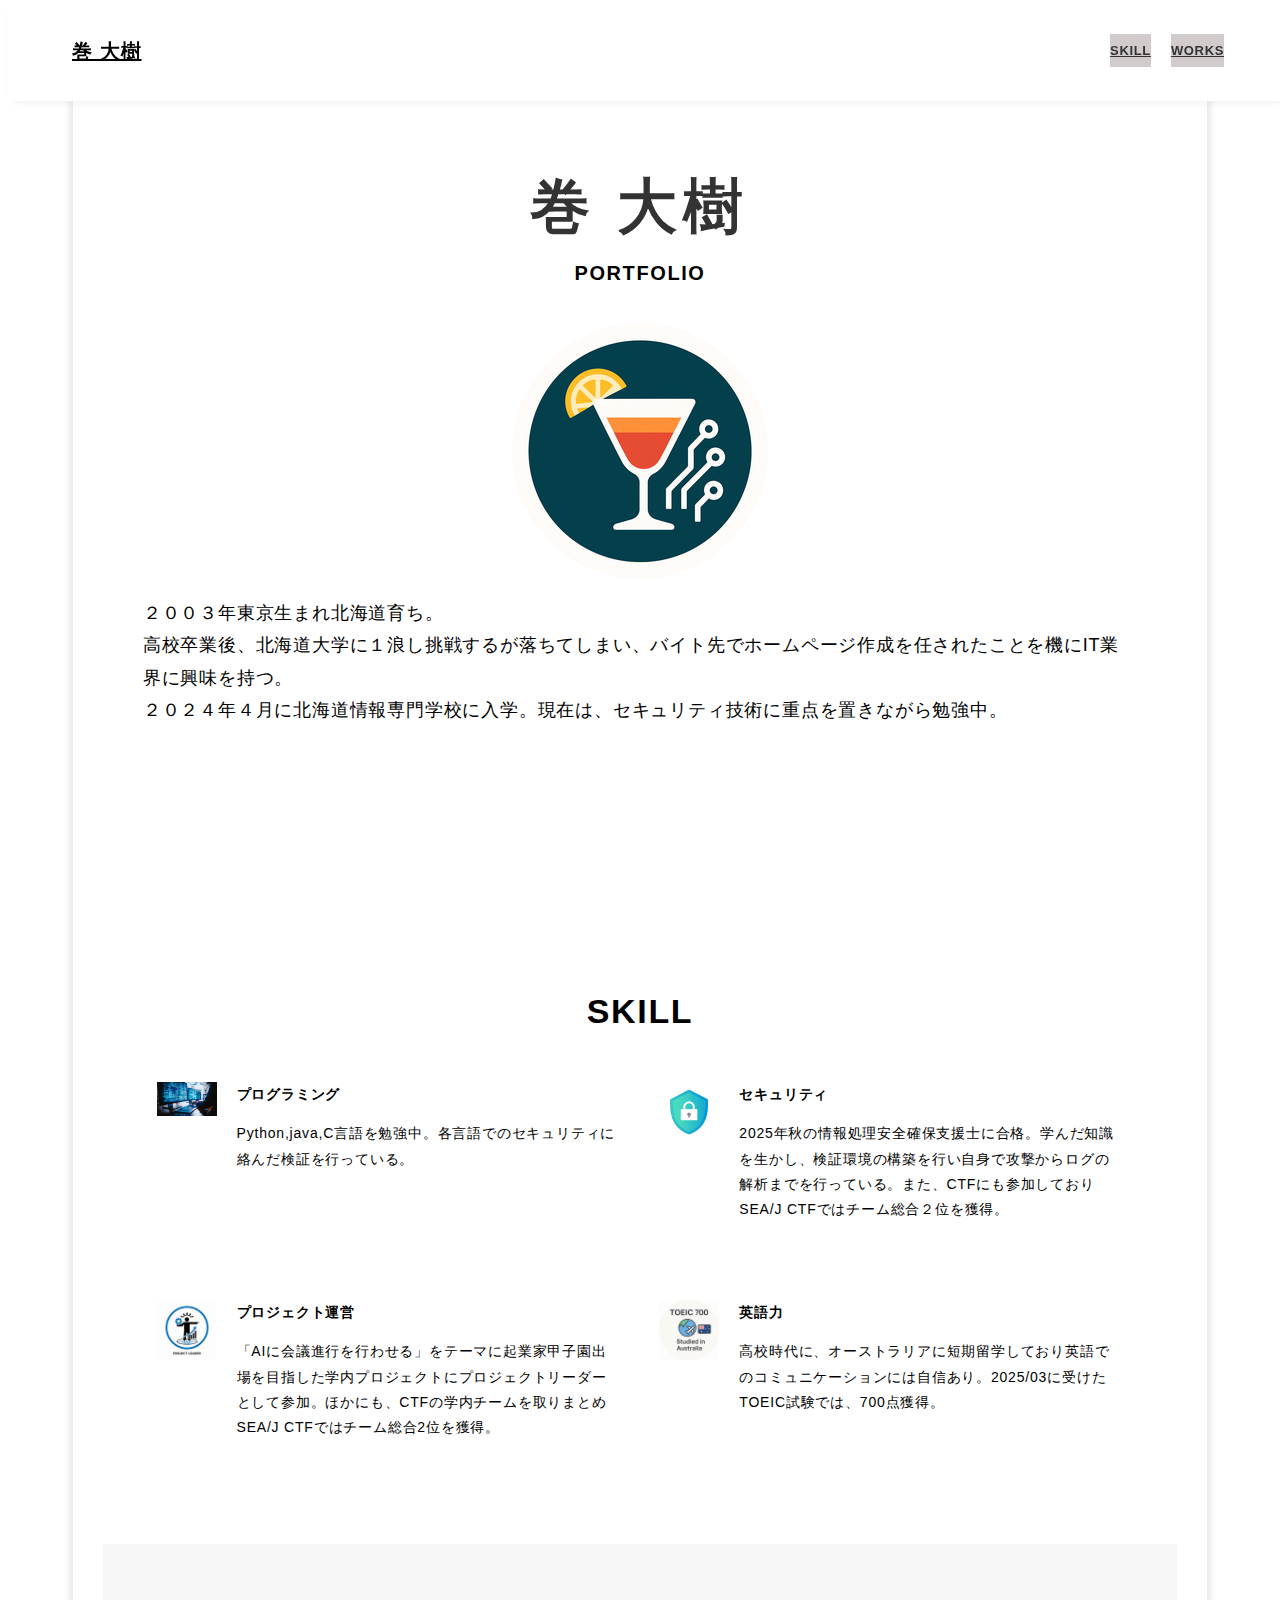
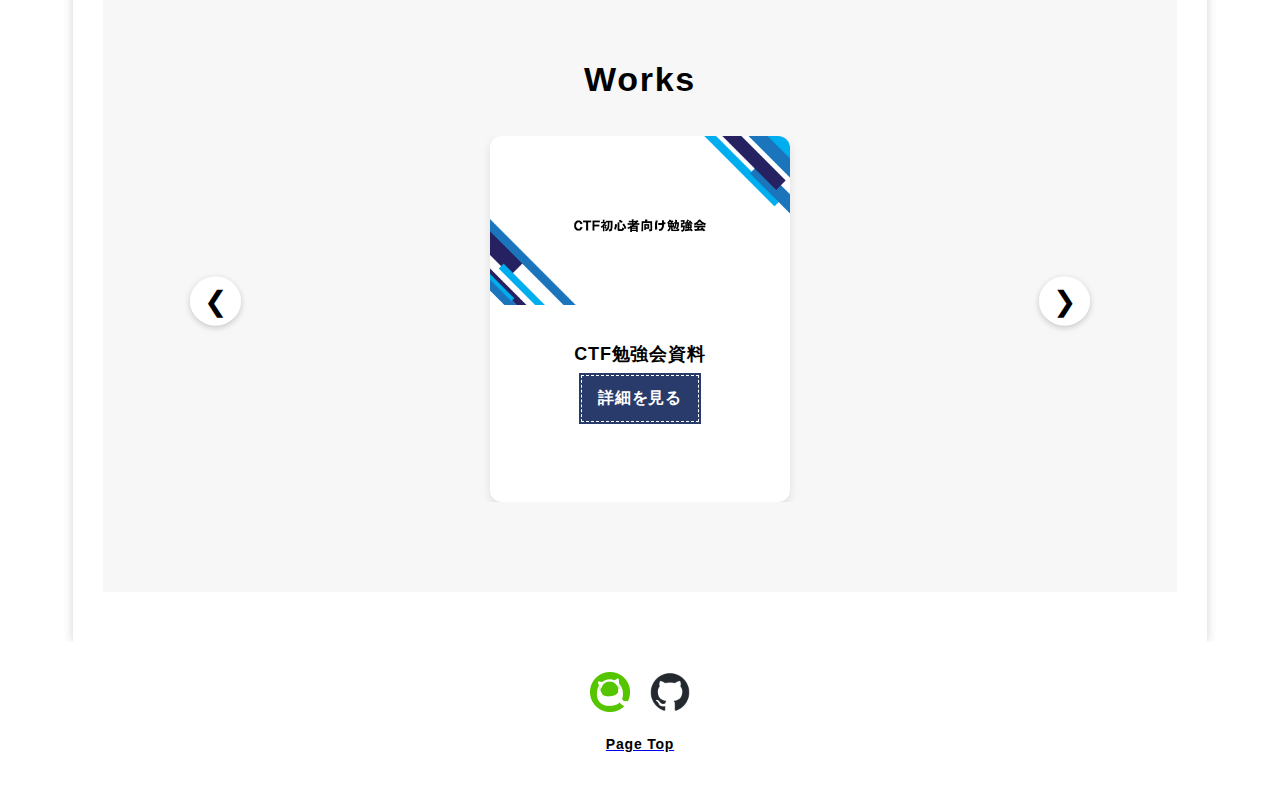
<file: index.html>
<!DOCTYPE html>
<html>
  <head>
    <meta charset="utf-8" />
    <meta name="viewport" content="width=device-width,initial-scale=1.0, user-scalable=no" />
    <title>PORTFOLIO</title>
    <link href="css/style.css" media="all" rel="stylesheet" type="text/css" />
    <link rel="shortcut icon" href="img/fabicon.png" />
  </head>

  <body>
    <div class="wrapper">
      <!-- header -->
      <header class="header">
        <div class="inner">
          <h1 class="header-logo">
            <a href=".">巻 大樹</a>
          </h1>
          <nav class="header-nav">
            <ul class="header-nav-list">
              <li class="header-nav-item"><a href="#skill">SKILL</a></li>
              <li class="header-nav-item"><a href="#works">WORKS</a></li>
            </ul>
          </nav>
        </div>
      </header>
      <!-- /header -->
      <main class="content">
        <!-- main-visual -->
        <div class="main-visual">
          <div class="main-visual-inner">
            <p class="main-visual-title">巻 大樹</p>
            <p class="main-visual-subtitle">PORTFOLIO</p>
            <div class="main-visual-profile">
              <p class="main-visual-img">
                <img src="img/small_icon.png" alt="自画像" />
              </p>
              <p class="main-visual-text">
                ２００３年東京生まれ北海道育ち。<br />
                高校卒業後、北海道大学に１浪し挑戦するが落ちてしまい、バイト先でホームページ作成を任されたことを機にIT業界に興味を持つ。<br />
                ２０２４年４月に北海道情報専門学校に入学。現在は、セキュリティ技術に重点を置きながら勉強中。<br />
              </p>
            </div>
          </div>
        </div>
        <!-- /main-visual -->
        <!-- skill -->
        <section class="skill section" id="skill">
          <div class="inner">
            <h2 class="title">SKILL</h2>
            <div class="skill-list">
              <div class="skill-item">
                <p class="skill-img">
                  <img src="img/programing.jpeg" alt="" />
                </p>
                <div class="skill-body">
                  <h3 class="skill-name">プログラミング</h3>
                  <p class="skill-text">
                    Python,java,C言語を勉強中。各言語でのセキュリティに絡んだ検証を行っている。
                  </p>
                </div>
              </div>
              <div class="skill-item">
                <p class="skill-img">
                  <img src="img/security.png" alt="" />
                </p>
                <div class="skill-body">
                  <h3 class="skill-name">セキュリティ</h3>
                  <p class="skill-text">
                    2025年秋の情報処理安全確保支援士に合格。学んだ知識を生かし、検証環境の構築を行い自身で攻撃からログの解析までを行っている。また、CTFにも参加しておりSEA/J CTFではチーム総合２位を獲得。
                  </p>
                </div>
              </div>
              <div class="skill-item">
                <p class="skill-img">
                  <img src="img/project_leader.png" alt="" />
                </p>
                <div class="skill-body">
                  <h3 class="skill-name">プロジェクト運営</h3>
                  <p class="skill-text">
                    「AIに会議進行を行わせる」をテーマに起業家甲子園出場を目指した学内プロジェクトにプロジェクトリーダーとして参加。ほかにも、CTFの学内チームを取りまとめSEA/J CTFではチーム総合2位を獲得。
                  </p>
                </div>
              </div>
              <div class="skill-item">
                <p class="skill-img">
                  <img src="img/english_skill.png" alt="" />
                </p>
                <div class="skill-body">
                  <h3 class="skill-name">英語力</h3>
                  <p class="skill-text">
                    高校時代に、オーストラリアに短期留学しており英語でのコミュニケーションには自信あり。2025/03に受けたTOEIC試験では、700点獲得。
                  </p>
                </div>
              </div>
            </div>
          </div>
        </section>
        <!-- /skill -->
        <!-- works -->
        <section class="section" id="works">
          <div class="inner">
            <h2 class="title">Works</h2>

            <div class="carousel">

              <button class="carousel-arrow prev">&#10094;</button>

              <div class="carousel-window">
                <ul class="carousel-track">

                  <!-- 作品１ -->
                  <li class="carousel-slide">
                    <div class="work-card">
                      <a href="https://www.canva.com/design/DAGsFTGHHQo/HUigeBtJUM9SmF9x6SaonQ/view?utm_content=DAGsFTGHHQo&utm_campaign=designshare&utm_medium=link2&utm_source=uniquelinks&utlId=hdfaf53e5bf" target="_blank">
                        <img src="img/CTF_Beginners.png" alt="CTF勉強会資料">
                      </a>
                      <div class="work-body">
                        <h3 class="work-title">CTF勉強会資料</h3>
                        <a href="https://www.canva.com/design/DAGsFTGHHQo/HUigeBtJUM9SmF9x6SaonQ/view?utm_content=DAGsFTGHHQo&utm_campaign=designshare&utm_medium=link2&utm_source=uniquelinks&utlId=hdfaf53e5bf" target="_blank" class="btn-denim">詳細を見る</a>
                      </div>
                    </div>
                  </li>
                  <!-- 作品２ -->
                  <li class="carousel-slide">
                    <div class="work-card">
                      <a href="https://www.canva.com/design/DAGwOAjdfCY/tivDQkr5YYz_vc-IeM0ZjQ/edit?utm_content=DAGwOAjdfCY&utm_campaign=designshare&utm_medium=link2&utm_source=sharebutton" target="_blank">
                        <img src="img/Naia.png" alt="プレゼン資料">
                      </a>
                      <div class="work-body">
                        <h3 class="work-title">起業家甲子園</h3>
                        <a href="https://www.canva.com/design/DAGwOAjdfCY/tivDQkr5YYz_vc-IeM0ZjQ/edit?utm_content=DAGwOAjdfCY&utm_campaign=designshare&utm_medium=link2&utm_source=sharebutton" target="_blank" class="btn-denim">詳細を見る</a>
                      </div>
                    </div>
                  </li>
                  <!-- 作品３ -->
                  <li class="carousel-slide">
                    <div class="work-card">
                      <a href="https://qiita.com/Macky184/items/871dc397bb31c3005328" target="_blank">
                        <img src="img/qiita_aslr.png" alt="Qiita_">
                      </a>
                      <div class="work-body">
                        <h3 class="work-title">メモリ保護技術ASLR/PIE/Canaryを手を動かしながら学ぶ</h3>
                        <a href="https://qiita.com/Macky184/items/871dc397bb31c3005328" target="_blank" class="btn-denim">見る</a>
                      </div>
                    </div>
                  </li>
                  <!-- 作品４ -->
                  <li class="carousel-slide">
                    <div class="work-card">
                      <a href="https://qiita.com/Macky184/items/96475739f4a0d732a75c" target="_blank">
                        <img src="img/qiita_zap.png" alt="Qiita_">
                      </a>
                      <div class="work-body">
                        <h3 class="work-title">OWASP ZAPの使い方まとめ：プロキシ設定から動的スキャン実行まで</h3>
                        <a href="https://qiita.com/Macky184/items/96475739f4a0d732a75c" target="_blank" class="btn-denim">見る</a>
                      </div>
                    </div>
                  </li>
                </ul>
              </div>
              <button class="carousel-arrow next">&#10095;</button>
            </div>
          </div>
        </section>
      </main>
      <!-- footer -->
      <footer class="footer">
        <div class="social-links">
          <a href="https://qiita.com/Macky184" target="_blank" rel="noopener">
            <img src="img/qiita-icon.png" class="icon">
          </a>

          <a href="https://github.com/Macky184" target="_blank" rel="noopener">
            <img src="img/github-icon.png" class="icon">
          </a>
        </div>
        <div class="page-top">
          <a href="#" class="page-top">
            <span class="material-icons-outlined">Page Top</span>
          </a>
        </div>
      </footer>
      <!-- /footer -->
    </div>
    <script src="./javascript/carousel.js"></script>
  </body>
</html>
</file>
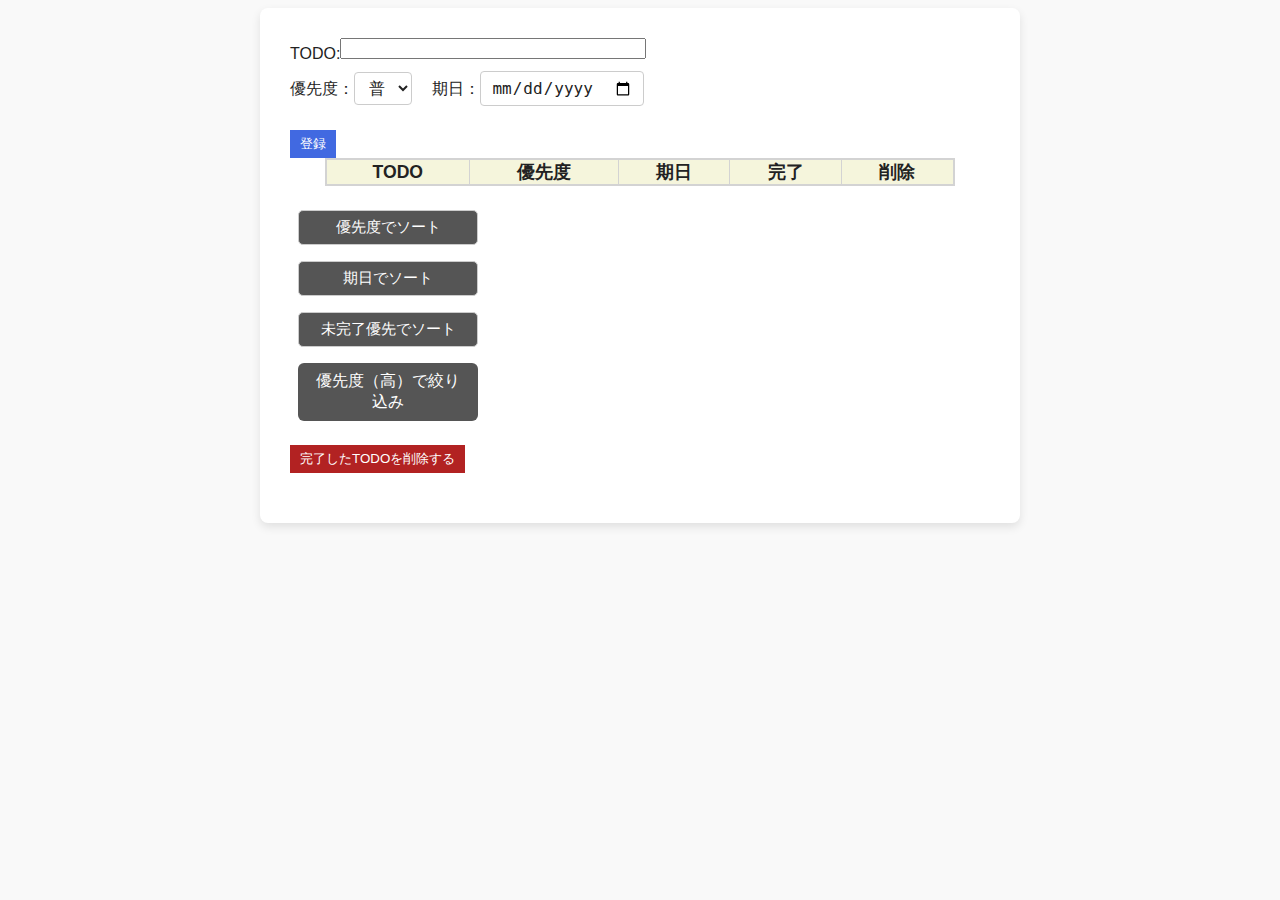
<file: todoList.html>
<!DOCTYPE html>
<html lang="ja">
<head>
  <meta charset="UTF-8">
  <meta name="viewport" content="width=device-width, initial-scale=1.0">
  <title>todo</title>
  <link href="css/test.css" media="all" rel="stylesheet" type="text/css" />
  <link rel="shortcut icon" href="img/fabicon.png" />
</head>
<body>
  <main>
    <div id="input">
      <label for="todo">TODO:<textarea id="todo" maxlength="40" rows="2" cols="30"></textarea></label><br>
      優先度：<select>
        <option>低</option>
        <option selected>普</option>
        <option>高</option>
      </select>
      期日：<input type="date"><br>
      <button id="submit">登録</button>
    </div>

    <table>
      <tr>
        <th id="todolabel">TODO</th>
        <th id="priority">優先度</th>
        <th id="datelabel">期日</th>
        <th>完了</th>
        <th>削除</th>
      </tr>
    </table>
    <div id = "sort">
      <button id="sort-priority" class="sort-button">優先度でソート</button><br>
      <button id="sort-deadline" class="sort-button">期日でソート</button><br>
      <button id="sort-status" class="sort-button">未完了優先でソート</button>
    </div>
  </main>
</body>
<script src="javascript/text.js"></script>
</html>
</file>
<file: css/style.css>
body {
  font-family: 'Montserrat', 'Helvetica Neue', Arial, 'Hiragino Kaku Gothic ProN', 'Hiragino Sans',
    Meiryo, sans-serif;
  font-size: 14px;
  line-height: 1.8;
  letter-spacing: 0.8px;
  color: #000;

}

img {
  max-width: 100%;
  height: auto;
  vertical-align: bottom;
  border-style: none;
}

/*--------------------------------
レイアウト
---------------------------------*/
.wrapper {
  padding-top: 73px;
}

.section {
  padding: 90px 0;
}

.section:nth-of-type(even) {
  background-color: #f7f7f7;
}

.inner {
  max-width: 90%;
  margin: 0 auto;
  padding: 0 40px;
}

/*--------------------------------
見出し
---------------------------------*/
.title {
  font-size: 34px;
  font-weight: bold;
  line-height: 1;
  margin-bottom: 40px;
  text-align: center;
  letter-spacing: 0.05em;
  color: #000;
}

/*--------------------------------
ヘッダー
---------------------------------*/
.header {
  position: fixed;
  top: 0;
  z-index: 1;
  width: 100%;
  background-color: #fff;
  box-shadow: 0 5px 10px -6px rgba(0, 0, 0, 0.1);
}

.header .inner {
  display: flex;
  align-items: center;
  justify-content: space-between;
  padding: 20px 40px;
}

.header-logo {
  font-size: 20px;
  font-weight: bold;
  line-height: 1.2;
  margin-right: 20px;
  letter-spacing: 0.05em;
}

.header-logo a {
  color: #000000;
}

.header-nav {
  display: flex;
  align-items: center;
}

.header-nav-list {
  display: flex;
  justify-content: space-between;
  list-style: none;
}

.header-nav-item:not(:last-child) {
  margin-right: 20px;
}

.header-nav-item a {
  position: relative;
  font-size: 13px;
  font-weight: bold;
  display: inline-block;
  padding: 5px 0;
  transition: 0.3s;
  letter-spacing: 0.05em;
  color: #333;
  background-color: #d1cbcb;
}

.header-nav-item a:after {
  position: absolute;
  bottom: 0;
  left: 50%;
  width: 0;
  height: 3px;
  content: '';
  transition: 0.3s;
  -webkit-transform: translateX(-50%);
  transform: translateX(-50%);
  background-color: #333;
}

.header-nav-item a:hover:after {
  width: 100%;
}

.social-links{
  display: flex;
  justify-content: center;
  align-items: center;
  gap: 20px;
  margin-bottom: 10px;
}

.icon{
  width: 40px;
  height: 40px;
  transition: .2s;
}

.icon:hover{
  opacity: 0.7;
  transform: scale(1.05);
}


/*--------------------------------
メインビジュアル
---------------------------------*/
.main-visual {
  display: flex;
  height: 85vh;
  text-align: center;
}

.main-visual-text{
  justify-content: flex-start;
  text-align: start;
  font-size: 18px;
}

.main-visual-inner {
  flex: 1;
  padding: 0 40px;
}

.main-visual-title {
  justify-content: center;
  align-items: center;
  font-size: 60px;
  font-weight: bold;
  line-height: 1.2;
  margin-bottom: 5px;
  letter-spacing: 0.1em;
  font-family: "Hiragino Sans";
  color: #333;
}

.main-visual-subtitle {
  font-size: 20px;
  font-weight: bold;
  line-height: 1;
  margin-bottom: 40px;
  letter-spacing: 0.08em;
}
@media screen and (max-width:768px){


  .main-visual-profile {
    display: flex;
    flex-wrap: wrap;
    max-width: 800px;
    margin: 0 auto;
  }

  .main-visual-img {
    width: 20%;
    margin-right: 30px;
    border-radius: 50%;
  }
}
.main-visual-img img {
  border-radius: 50%;
}

.main-visual-text {
  flex: 1;
}

.main-visual-sub {
  display: flex;
  align-items: center;
  justify-content: center;
  height: 50vh;
  text-align: center;
}

.main-visual-title-sub {
  font-size: 40px;
  font-weight: bold;
  margin-bottom: 5px;
  letter-spacing: 0.1em;
}

.main-visual-img-sub {
  width: 15%;
  margin-right: 20px;
}

.main-visual-img-sub img {
  border-radius: 50%;
}



/*--------------------------------
Works
---------------------------------*/
.works-list {
  display: flex;
  flex-wrap: wrap;
  justify-content: center;
  align-items: center;
  margin-bottom: -40px;
}

.works-item {
  width: 31.74603%;
  margin-right: 1.5873%;
  margin-bottom: 40px;
  color: #333;
}

.works-img img {
  border: 1px solid #e6e6e6;
}
@media (max-width: 768px){
  .works-grid{
    flex-direction: column;
    align-items: center;
  }
}
.works-grid {
  display: flex;
  flex-wrap: wrap;
  justify-content: center;
  gap: 30px;
}

.work-card {
  background: #fff;
  box-shadow: 0 4px 10px rgba(0,0,0,0.1);
  border-radius: 12px;
  overflow: hidden;
  width: 300px;
  transition: transform 0.3s ease;
}

.work-card:hover {
  transform: translateY(-5px);
}

.work-image {
  position: relative;
  overflow: hidden;
}

.work-image img {
  width: 100%;
  height: auto;
  display: block;
  transition: transform 0.3s ease;
}

.work-card:hover img {
  transform: scale(1.05);
}

.overlay {
  position: absolute;
  bottom: 0;
  left: 0;
  right: 0;
  background: rgba(0,0,0,0.6);
  color: #fff;
  padding: 10px;
  font-size: 14px;
  transform: translateY(100%);
  transition: transform 0.3s ease;
}

.work-card:hover .overlay {
  transform: translateY(0);
}

.work-body {
  padding: 15px;
  text-align: center;
}

.work-title {
  font-size: 18px;
  font-weight: bold;
  margin-bottom: 5px;
}

.work-category {
  font-size: 14px;
  color: #777;
  margin-bottom: 10px;
}
.btn-denim {
  display: inline-block;
  max-width: 180px;
  text-align: center;
  background-color: #293b6a;
  font-size: 16px;
  color: #fff;
  text-decoration: none;
  font-weight: bold;
  padding: 8px 16px;
  border: 1px dashed #fff;
  box-shadow: 0px 0px 0px 2px #293b6a;
  /* box-shadowで外枠を */
}

.btn-box {
  display: inline-block;
  max-width: 180px;
  text-align: center;
  font-size: 16px;
  color: #9ec34b;
  text-decoration: none;
  font-weight: bold;
  padding: 8px 16px;
  position: relative;
  border: 2px solid #9ec34b;
  transition: 0.4s;
}

.btn-box:hover {
  border: 2px solid transparent;
  color: #000;
}

.btn-box:before,
.btn-box:after {
  width: 100%;
  height: 100%;
  z-index: 3;
  content: '';
  position: absolute;
  top: 0;
  left: 0;
  box-sizing: border-box;
  transform: scale(0);
  transition: 0.2s;
}

.btn-box:before {
  border-bottom: 2px solid #000;
  border-left: 2px solid #000;
  transform-origin: 100% 0%;
}

.btn-box:after {
  border-top: 2px solid #000;
  border-right: 2px solid #000;
  transform-origin: 0% 100%;
}

.btn-box:hover:after,
.btn-box:hover:before {
  transform: scale(1);
}

.carousel{
  position: relative;
  max-width: 850px;
  margin: 0 auto;
}

.carousel-window{
  overflow: hidden;
}

.carousel-track{
  display: flex;
  transition: transform .4s ease;
  padding: 0;
  margin: 0;
}

.carousel-slide{
  list-style: none;
  min-width: 100%;
  box-sizing: border-box;

  display: flex;
  justify-content: center;
}

/* 矢印 */
.carousel-arrow{
  position: absolute;
  top: 45%;
  transform: translateY(-50%);
  font-size: 28px;
  background: rgba(255,255,255,0.9);
  border: none;
  cursor: pointer;
  padding: 8px 14px;
  border-radius: 50%;
  box-shadow: 0 2px 6px rgba(0,0,0,0.2);
}

.carousel-arrow:hover{
  background:#eee;
}

.prev{ left: -25px; }
.next{ right: -25px; }

/* SP */
@media(max-width:768px){
  .prev{ left: 0; }
  .next{ right: 0; }
}


/*--------------------------------
Skill
---------------------------------*/
.skill-list {
  display: flex;
  flex-wrap: wrap;
  justify-content: space-between;
  margin-bottom: -50px;
}

.skill-item {
  display: flex;
  align-items: flex-start;
  justify-content: space-between;
  width: 48%;
  margin-bottom: 50px;
}

.skill-img {
  width: 60px;
  height: auto;
  margin-right: 20px;
}

.skill-body {
  flex: 1;
}

.skill-name {
  margin-bottom: 3px;
  font-size: 14px;
  line-height: 1.8;
  letter-spacing: 0.8px;
}

/*--------------------------------
About
---------------------------------*/
.about-content {
  display: flex;
  justify-content: center;
  align-items: center;
}
table{
  width: 70%;
  font-size: 1.2rem;
}
table tr:nth-child(even){
  background-color: #f0f0f0;
}
th{
  padding: 10px;
}
td{
  padding: 10px;
}


/*--------------------------------
SUB
---------------------------------*/
main{
  width: 85%;
  margin: 0 auto;
  padding: 30px 30px 50px;
  box-shadow: 0 0 10px 0 lightgray;
}
input,select{
  margin: 0.5rem 1rem 0.5rem 0;
}
input[type='number']{
  width: 30px;
}
button#submit,button#priority,button#remove{
  padding: 5px 10px;
  margin-top: 1rem;
  background-color: royalblue;
  color: white;
  border-style: none;
}
button#priority {
  background-color: olivedrab;
}
button#remove {
  background-color: firebrick;
}
/*--------------------------------
ページトップ
---------------------------------*/
.page-top {
  font-weight: bold;
  padding: 10px;
  cursor: pointer;
  text-align: center;
  background-color: #fff;
}

.page-top .material-icons-outlined {
  vertical-align: bottom;
  color: #000;
}

/*--------------------------------
フッター
---------------------------------*/
.footer {
  padding: 30px;
  background-color: #fff;
}

.copyright {
  font-size: 10px;
  text-align: center;
  color: #000;
}

/*--------------------------------
ホバー
---------------------------------*/
a:hover{
  border-style: solid;
  opacity: 0.6;
}
</file>
<file: css/test.css>
:root {
  font-size: 16px;
  --color-bg: #f9f9f9;
  --color-white: #fff;
  --color-black: #222;
  --color-gray-light: #ccc;
  --color-gray-dark: #555;
  --color-accent: #444;
}

body {
  background-color: var(--color-bg);
  color: var(--color-black);
  font-family: 'Segoe UI', Tahoma, Geneva, Verdana, sans-serif;
}

main {
  width: 700px;
  margin: 0 auto;
  padding: 30px 30px 50px;
  background-color: var(--color-white);
  box-shadow: 0 4px 10px rgba(0,0,0,0.1);
  border-radius: 8px;
}

input, select {
  margin: 0.5rem 1rem 0.5rem 0;
  padding: 6px 10px;
  border: 1px solid var(--color-gray-light);
  border-radius: 4px;
  font-size: 1rem;
  color: var(--color-black);
  background-color: var(--color-white);
  transition: border-color 0.3s ease;
}

input[type='number'] {
  width: 30px;
}

button#submit, button#priority, button#remove {
  padding: 5px 10px;
  margin-top: 1rem;
  background-color: royalblue;
  color: white;
  border-style: none;
}


button#remove {
  background-color: firebrick;
}

table {
  margin-top: 2rem;
  border: solid 2px lightgray;
  border-collapse: collapse;
  width: 90%;
  max-width: 900px;
  font-size: 1.1rem;
  margin: auto;
}

th, td {
  border: solid 1px lightgray;
  border-collapse: collapse;
  padding: 10px 15px;
  text-align: center;
}

th {
  background-color: beige;
  padding: 0 0.5rem 0;
}

th#todoLabel {
  width: 300px;
}

th#dateLabel {
  width: 150px;
}

td {
  text-align: center;
  word-break: break-word;
  white-space: normal;
  max-width: 200px;
  padding: 8px;
}

td input[type='checkbox'] {
  margin: 0;
}


button.delete-btn {
  background-color: crimson;
  color: white;
  border: none;
  padding: 4px 8px;
  font-size: 0.9rem;
  border-radius: 4px;
  cursor: pointer;
  transition: background-color 0.3s ease;
}

button.delete-btn:hover {
  background-color: firebrick;
}

#sort {
  margin-top: 1rem;
}
#sort button {
  padding: 6px 12px;
  margin-right: 10px;
  font-size: 0.95rem;
  background-color: #555;
  border: 1px solid #ccc;
  cursor: pointer;
  border-radius: 5px;
  transition: background-color 0.3s ease;
}
#sort button:hover {
  background-color: #ddd;
}

.sort-button {
  width: 180px;           /* 幅を固定 */
  padding: 8px 12px;
  margin: 0.5rem;
  background-color: #555;
  color: white;
  border: none;
  border-radius: 6px;
  font-size: 1rem;
  cursor: pointer;
  text-align: center;
  box-sizing: border-box;
}

.sort-button:hover {
  background-color: #333;
}

textarea {
  resize: none;
  width:300px;
  height: 15px;
}
</file>
